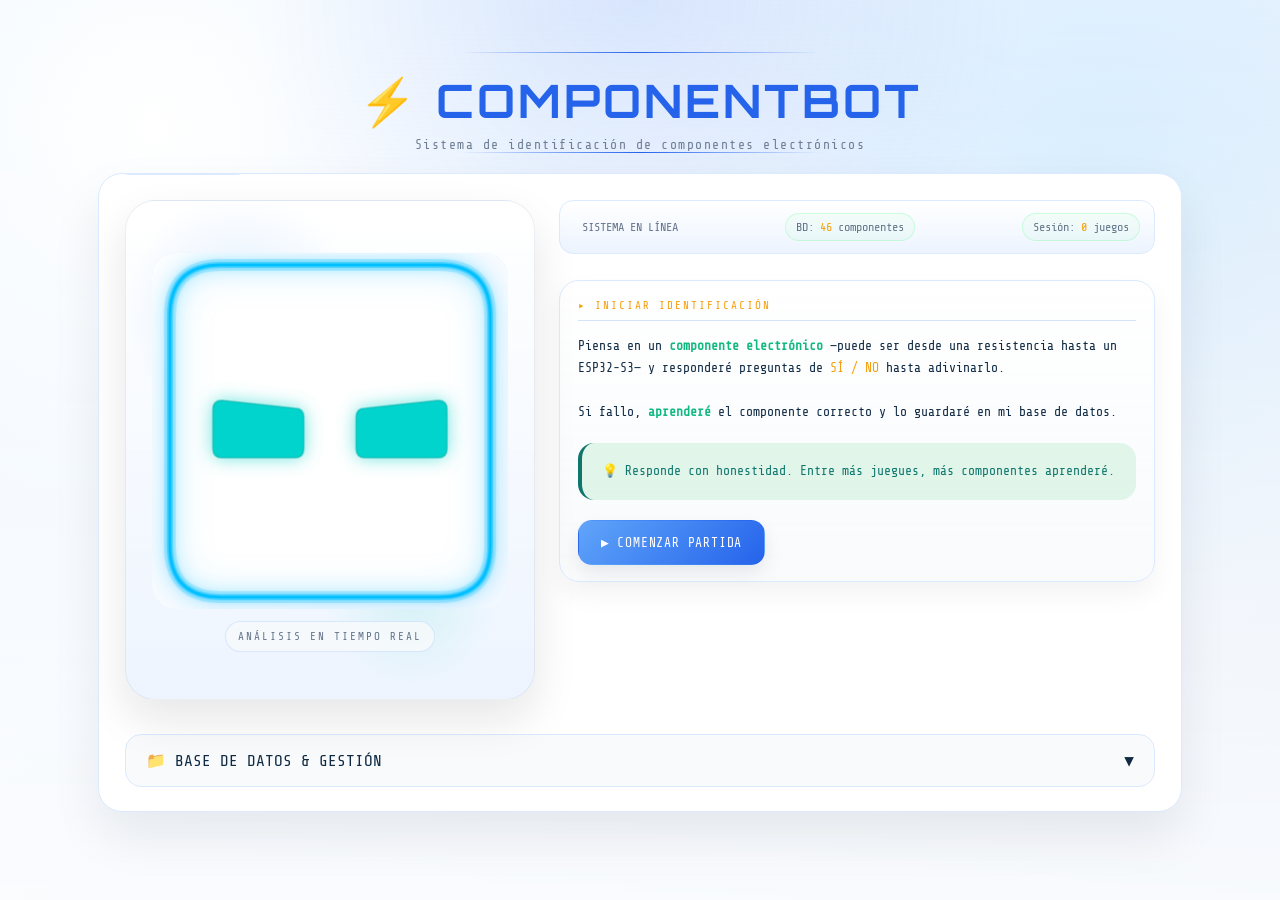
<file: index.html>
<!DOCTYPE html>
<html lang="es">
<head>
<meta charset="UTF-8">
<meta name="viewport" content="width=device-width, initial-scale=1.0">
<title>ComponentBot — Adivina el Componente</title>
<link href="https://fonts.googleapis.com/css2?family=Share+Tech+Mono&family=Orbitron:wght@400;700;900&display=swap" rel="stylesheet">
<link rel="stylesheet" href="styles.css">
</head>
<body>

<div class="container">

  <!-- HEADER -->
  <header>
    <div class="header-line"></div>
    <h1>⚡ COMPONENTBOT</h1>
    <div class="subtitle">Sistema de identificación de componentes electrónicos</div>
    <div class="header-line"></div>
  </header>

  <!-- MAIN GAME SCREEN -->
  <div class="screen fade-in" id="gameScreen" data-label="SESIÓN ACTIVA">
    <div class="screen-grid">
      <aside class="robot-panel" id="robotPanel">
        <canvas id="robotCanvas" width="360" height="360" class="robot-canvas"></canvas>
        <div class="robot-subtitle" id="robotSubMood">ANÁLISIS EN TIEMPO REAL</div>
        <div class="robot-label" id="robotMoodLabel">NEUTRAL</div>
      </aside>
      <div class="game-content">
        <div class="status-bar">
      <div><span class="status-dot"></span> SISTEMA EN LÍNEA</div>
      <div class="stat-chip">BD: <span id="dbCount">0</span> componentes</div>
      <div class="stat-chip">Sesión: <span id="sessionCount">0</span> juegos</div>
    </div>

    <!-- INTRO / START -->
    <div id="phaseIntro" class="phase-card fade-in">
      <div class="section-title">▸ INICIAR IDENTIFICACIÓN</div>
      <p style="font-size:13px; line-height:1.7; color:var(--text); margin-bottom:20px;">
        Piensa en un <strong style="color:var(--green)">componente electrónico</strong> —puede ser desde
        una resistencia hasta un ESP32-S3— y responderé preguntas de
        <span style="color:var(--amber)">SÍ / NO</span> hasta adivinarlo.<br><br>
        Si fallo, <strong style="color:var(--green)">aprenderé</strong> el componente correcto y lo guardaré
        en mi base de datos.
      </p>
      <div class="notice notice-info">
        💡 Responde con honestidad. Entre más juegues, más componentes aprenderé.
      </div>
      <div class="btn-row" style="margin-top:20px;">
        <button class="btn btn-primary" onclick="startGame()">▶ COMENZAR PARTIDA</button>
      </div>
    </div>

    <!-- QUESTION -->
    <div id="phaseQuestion" class="phase-card hidden fade-in">
      <div class="progress-container">
        <div class="progress-label">
          <span>PROCESO DE IDENTIFICACIÓN</span>
          <span id="progressPct">0%</span>
        </div>
        <div class="progress-track">
          <div class="progress-fill" id="progressFill" style="width:0%"></div>
        </div>
      </div>

      <div class="candidates-info">
        <span>Candidatos restantes:</span>
        <span class="candidates-count" id="candidatesCount">0</span>
        <span style="font-size:10px; opacity:0.6;">componentes posibles</span>
      </div>

      <div class="question-number" id="questionNumber">PREGUNTA 01</div>
      <div class="question-text" id="questionText">Cargando pregunta...</div>

      <div class="btn-row">
        <button class="btn btn-yes"     onclick="answer(true)">✔ SÍ</button>
        <button class="btn btn-no"      onclick="answer(false)">✖ NO</button>
        <button class="btn btn-maybe"   onclick="answer(null)">~ TAL VEZ</button>
        <button class="btn btn-unknown" onclick="answer('unknown')">— NO SÉ</button>
      </div>

      <div class="history-log" id="historyLog"></div>
    </div>

    <!-- GUESS -->
    <div id="phaseGuess" class="phase-card hidden fade-in">
      <div class="guess-reveal">
        <div class="guess-label">▸ MI DIAGNÓSTICO ES:</div>
        <span class="guess-icon" id="guessIcon">🔌</span>
        <div class="guess-name" id="guessName">—</div>
        <div class="guess-desc" id="guessDesc">—</div>
      </div>
      <div class="section-title">¿ES CORRECTO?</div>
      <div class="btn-row">
        <button class="btn btn-yes" onclick="confirmGuess(true)">✔ ¡SÍ, CORRECTO!</button>
        <button class="btn btn-no"  onclick="confirmGuess(false)">✖ NO, ES OTRO</button>
      </div>
    </div>

    <!-- CORRECT -->
    <div id="phaseCorrect" class="phase-card hidden fade-in">
      <div class="confetti-row">⚡🎯✅🔬⚡</div>
      <div class="result-correct">
        ¡IDENTIFICACIÓN EXITOSA!<br>
        <span style="font-size:13px; font-family:var(--mono); color:var(--text)">
          Aprendizaje confirmado.
        </span>
      </div>
      <div class="btn-row" style="margin-top:20px;">
        <button class="btn btn-primary" onclick="startGame()">▶ NUEVA PARTIDA</button>
      </div>
    </div>

    <!-- WRONG — Ask for correct component -->
    <div id="phaseWrong" class="phase-card hidden fade-in">
      <div class="result-wrong">⚠ IDENTIFICACIÓN FALLIDA</div>
      <div class="notice notice-warn" style="margin-top:16px;">
        Necesito aprender. ¿Cuál era el componente correcto?
      </div>
      <input type="text" id="correctComponentInput" class="input-field"
             placeholder="Ej: ATmega328, MOSFET IRF540, DHT22..."
             style="margin:12px 0;"
             onkeydown="if(event.key==='Enter') proceedWithCorrect()">
      <div class="btn-row">
        <button class="btn btn-amber" onclick="proceedWithCorrect()">▶ CONTINUAR</button>
        <button class="btn btn-secondary" onclick="startGame()">◀ CANCELAR</button>
      </div>
    </div>

    <!-- LEARN — Define new component attributes -->
    <div id="phaseLearn" class="phase-card hidden fade-in">
      <div class="section-title">📡 APRENDIZAJE DE NUEVO COMPONENTE</div>
      <p style="font-size:12px; color:var(--text); margin-bottom:4px;">
        Componente: <strong style="color:var(--amber)" id="learnComponentName">—</strong>
      </p>
      <p style="font-size:11px; color:var(--green2); margin-bottom:16px;">
        Marca las características que corresponden. Haz clic para alternar SÍ / NO.
      </p>
      <div class="learn-grid" id="learnGrid"></div>
      <div class="notice notice-info" id="learnNotice" style="display:none;"></div>
      <div class="btn-row" style="margin-top:16px;">
        <button class="btn btn-primary" onclick="saveLearnedComponent()">💾 GUARDAR EN BASE DE DATOS</button>
        <button class="btn btn-secondary" onclick="startGame()">✖ CANCELAR</button>
      </div>
      </div>
    </div><!-- /screen-grid -->

  </div><!-- /gameScreen -->

  <!-- DB PANEL -->
  <div class="db-panel">
    <div class="db-panel-header" onclick="toggleDBPanel()">
      <span>📁 BASE DE DATOS &amp; GESTIÓN</span>
      <span id="dbArrow">▼</span>
    </div>
    <div class="db-panel-body" id="dbPanelBody">
      <div class="db-stats">
        <div class="db-stat">
          <div class="db-stat-val" id="statTotal">0</div>
          <div class="db-stat-lbl">COMPONENTES</div>
        </div>
        <div class="db-stat">
          <div class="db-stat-val" id="statLearned">0</div>
          <div class="db-stat-lbl">APRENDIDOS</div>
        </div>
        <div class="db-stat">
          <div class="db-stat-val" id="statAttr">0</div>
          <div class="db-stat-lbl">ATRIBUTOS</div>
        </div>
        <div class="db-stat">
          <div class="db-stat-val" id="statGames">0</div>
          <div class="db-stat-lbl">PARTIDAS</div>
        </div>
        <div class="db-stat">
          <div class="db-stat-val" id="statTypes">0</div>
          <div class="db-stat-lbl">TIPOS</div>
        </div>
      </div>

      <div class="section-title">▸ TIPOS Y VARIEDAD</div>
      <div class="type-grid" id="typeVarietyGrid"></div>

      <div class="section-title">▸ COMPONENTES EN BD</div>
      <div class="db-subinfo" id="componentCoverage">Mostrando 0 de 0 componentes</div>
      <div class="component-grid" id="componentGrid"></div>

      <div class="section-title" style="margin-top:16px;">▸ ACCIONES</div>
      <div class="btn-row" style="flex-wrap:wrap;">
        <button class="btn btn-primary" onclick="exportDB()" style="flex:none; min-width:auto; padding:10px 16px; font-size:11px;">
          ⬇ EXPORTAR JSON
        </button>
        <label class="file-input-label" for="fileInput">⬆ IMPORTAR JSON</label>
        <input type="file" id="fileInput" accept=".json" onchange="importDB(event)">
        <button class="btn btn-danger" onclick="resetDB()" style="flex:none; min-width:auto; padding:10px 16px; font-size:11px;">
          ⚠ RESET TOTAL
        </button>
      </div>
      <div class="notice notice-warn" style="margin-top:12px;">
        ⚠ Exporta el JSON para guardar tu progreso. Al cerrar la página los datos persisten 
        en localStorage, pero el export JSON es la copia de seguridad definitiva.
      </div>
    </div>
  </div>

</div><!-- /container -->

<script src="app.js"></script>
</body>
</html>
</file>
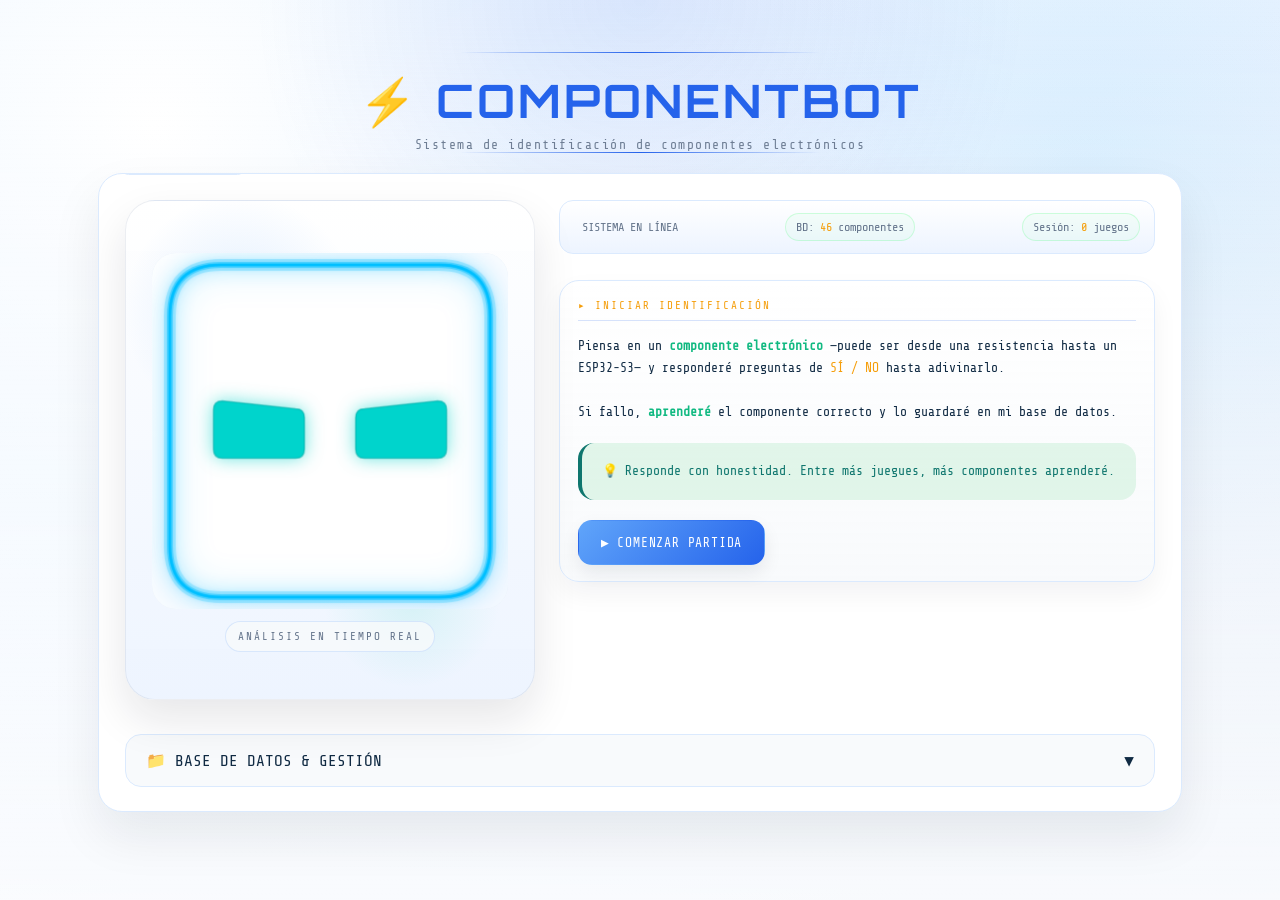
<file: componentbot.html>
<!DOCTYPE html>
<html lang="es">
<head>
<meta charset="UTF-8">
<meta name="viewport" content="width=device-width, initial-scale=1.0">
<title>ComponentBot — Adivina el Componente</title>
<link href="https://fonts.googleapis.com/css2?family=Share+Tech+Mono&family=Orbitron:wght@400;700;900&display=swap" rel="stylesheet">
<link rel="stylesheet" href="styles.css">
</head>
<body>

<div class="container">

  <!-- HEADER -->
  <header>
    <div class="header-line"></div>
    <h1>⚡ COMPONENTBOT</h1>
    <div class="subtitle">Sistema de identificación de componentes electrónicos</div>
    <div class="header-line"></div>
  </header>

  <!-- MAIN GAME SCREEN -->
  <div class="screen fade-in" id="gameScreen" data-label="SESIÓN ACTIVA">
    <div class="screen-grid">
      <aside class="robot-panel" id="robotPanel">
        <canvas id="robotCanvas" width="360" height="360" class="robot-canvas"></canvas>
        <div class="robot-subtitle" id="robotSubMood">ANÁLISIS EN TIEMPO REAL</div>
        <div class="robot-label" id="robotMoodLabel">NEUTRAL</div>
      </aside>
      <div class="game-content">
        <div class="status-bar">
      <div><span class="status-dot"></span> SISTEMA EN LÍNEA</div>
      <div class="stat-chip">BD: <span id="dbCount">0</span> componentes</div>
      <div class="stat-chip">Sesión: <span id="sessionCount">0</span> juegos</div>
    </div>

    <!-- INTRO / START -->
    <div id="phaseIntro" class="phase-card fade-in">
      <div class="section-title">▸ INICIAR IDENTIFICACIÓN</div>
      <p style="font-size:13px; line-height:1.7; color:var(--text); margin-bottom:20px;">
        Piensa en un <strong style="color:var(--green)">componente electrónico</strong> —puede ser desde
        una resistencia hasta un ESP32-S3— y responderé preguntas de
        <span style="color:var(--amber)">SÍ / NO</span> hasta adivinarlo.<br><br>
        Si fallo, <strong style="color:var(--green)">aprenderé</strong> el componente correcto y lo guardaré
        en mi base de datos.
      </p>
      <div class="notice notice-info">
        💡 Responde con honestidad. Entre más juegues, más componentes aprenderé.
      </div>
      <div class="btn-row" style="margin-top:20px;">
        <button class="btn btn-primary" onclick="startGame()">▶ COMENZAR PARTIDA</button>
      </div>
    </div>

    <!-- QUESTION -->
    <div id="phaseQuestion" class="phase-card hidden fade-in">
      <div class="progress-container">
        <div class="progress-label">
          <span>PROCESO DE IDENTIFICACIÓN</span>
          <span id="progressPct">0%</span>
        </div>
        <div class="progress-track">
          <div class="progress-fill" id="progressFill" style="width:0%"></div>
        </div>
      </div>

      <div class="candidates-info">
        <span>Candidatos restantes:</span>
        <span class="candidates-count" id="candidatesCount">0</span>
        <span style="font-size:10px; opacity:0.6;">componentes posibles</span>
      </div>

      <div class="question-number" id="questionNumber">PREGUNTA 01</div>
      <div class="question-text" id="questionText">Cargando pregunta...</div>

      <div class="btn-row">
        <button class="btn btn-yes"     onclick="answer(true)">✔ SÍ</button>
        <button class="btn btn-no"      onclick="answer(false)">✖ NO</button>
        <button class="btn btn-maybe"   onclick="answer(null)">~ TAL VEZ</button>
        <button class="btn btn-unknown" onclick="answer('unknown')">— NO SÉ</button>
      </div>

      <div class="history-log" id="historyLog"></div>
    </div>

    <!-- GUESS -->
    <div id="phaseGuess" class="phase-card hidden fade-in">
      <div class="guess-reveal">
        <div class="guess-label">▸ MI DIAGNÓSTICO ES:</div>
        <span class="guess-icon" id="guessIcon">🔌</span>
        <div class="guess-name" id="guessName">—</div>
        <div class="guess-desc" id="guessDesc">—</div>
      </div>
      <div class="section-title">¿ES CORRECTO?</div>
      <div class="btn-row">
        <button class="btn btn-yes" onclick="confirmGuess(true)">✔ ¡SÍ, CORRECTO!</button>
        <button class="btn btn-no"  onclick="confirmGuess(false)">✖ NO, ES OTRO</button>
      </div>
    </div>

    <!-- CORRECT -->
    <div id="phaseCorrect" class="phase-card hidden fade-in">
      <div class="confetti-row">⚡🎯✅🔬⚡</div>
      <div class="result-correct">
        ¡IDENTIFICACIÓN EXITOSA!<br>
        <span style="font-size:13px; font-family:var(--mono); color:var(--text)">
          Aprendizaje confirmado.
        </span>
      </div>
      <div class="btn-row" style="margin-top:20px;">
        <button class="btn btn-primary" onclick="startGame()">▶ NUEVA PARTIDA</button>
      </div>
    </div>

    <!-- WRONG — Ask for correct component -->
    <div id="phaseWrong" class="phase-card hidden fade-in">
      <div class="result-wrong">⚠ IDENTIFICACIÓN FALLIDA</div>
      <div class="notice notice-warn" style="margin-top:16px;">
        Necesito aprender. ¿Cuál era el componente correcto?
      </div>
      <input type="text" id="correctComponentInput" class="input-field"
             placeholder="Ej: ATmega328, MOSFET IRF540, DHT22..."
             style="margin:12px 0;"
             onkeydown="if(event.key==='Enter') proceedWithCorrect()">
      <div class="btn-row">
        <button class="btn btn-amber" onclick="proceedWithCorrect()">▶ CONTINUAR</button>
        <button class="btn btn-secondary" onclick="startGame()">◀ CANCELAR</button>
      </div>
    </div>

    <!-- LEARN — Define new component attributes -->
    <div id="phaseLearn" class="phase-card hidden fade-in">
      <div class="section-title">📡 APRENDIZAJE DE NUEVO COMPONENTE</div>
      <p style="font-size:12px; color:var(--text); margin-bottom:4px;">
        Componente: <strong style="color:var(--amber)" id="learnComponentName">—</strong>
      </p>
      <p style="font-size:11px; color:var(--green2); margin-bottom:16px;">
        Marca las características que corresponden. Haz clic para alternar SÍ / NO.
      </p>
      <div class="learn-grid" id="learnGrid"></div>
      <div class="notice notice-info" id="learnNotice" style="display:none;"></div>
      <div class="btn-row" style="margin-top:16px;">
        <button class="btn btn-primary" onclick="saveLearnedComponent()">💾 GUARDAR EN BASE DE DATOS</button>
        <button class="btn btn-secondary" onclick="startGame()">✖ CANCELAR</button>
      </div>
      </div>
    </div><!-- /screen-grid -->

  </div><!-- /gameScreen -->

  <!-- DB PANEL -->
  <div class="db-panel">
    <div class="db-panel-header" onclick="toggleDBPanel()">
      <span>📁 BASE DE DATOS &amp; GESTIÓN</span>
      <span id="dbArrow">▼</span>
    </div>
    <div class="db-panel-body" id="dbPanelBody">
      <div class="db-stats">
        <div class="db-stat">
          <div class="db-stat-val" id="statTotal">0</div>
          <div class="db-stat-lbl">COMPONENTES</div>
        </div>
        <div class="db-stat">
          <div class="db-stat-val" id="statLearned">0</div>
          <div class="db-stat-lbl">APRENDIDOS</div>
        </div>
        <div class="db-stat">
          <div class="db-stat-val" id="statAttr">0</div>
          <div class="db-stat-lbl">ATRIBUTOS</div>
        </div>
        <div class="db-stat">
          <div class="db-stat-val" id="statGames">0</div>
          <div class="db-stat-lbl">PARTIDAS</div>
        </div>
        <div class="db-stat">
          <div class="db-stat-val" id="statTypes">0</div>
          <div class="db-stat-lbl">TIPOS</div>
        </div>
      </div>

      <div class="section-title">▸ TIPOS Y VARIEDAD</div>
      <div class="type-grid" id="typeVarietyGrid"></div>

      <div class="section-title">▸ COMPONENTES EN BD</div>
      <div class="db-subinfo" id="componentCoverage">Mostrando 0 de 0 componentes</div>
      <div class="component-grid" id="componentGrid"></div>

      <div class="section-title" style="margin-top:16px;">▸ ACCIONES</div>
      <div class="btn-row" style="flex-wrap:wrap;">
        <button class="btn btn-primary" onclick="exportDB()" style="flex:none; min-width:auto; padding:10px 16px; font-size:11px;">
          ⬇ EXPORTAR JSON
        </button>
        <label class="file-input-label" for="fileInput">⬆ IMPORTAR JSON</label>
        <input type="file" id="fileInput" accept=".json" onchange="importDB(event)">
        <button class="btn btn-danger" onclick="resetDB()" style="flex:none; min-width:auto; padding:10px 16px; font-size:11px;">
          ⚠ RESET TOTAL
        </button>
      </div>
      <div class="notice notice-warn" style="margin-top:12px;">
        ⚠ Exporta el JSON para guardar tu progreso. Al cerrar la página los datos persisten 
        en localStorage, pero el export JSON es la copia de seguridad definitiva.
      </div>
    </div>
  </div>

</div><!-- /container -->

<script src="app.js"></script>
</body>
</html>
</file>
<file: styles.css>
:root {
  --bg: #f4f7fb;
  --bg2: #ffffff;
  --bg3: #e7edf5;
  --primary: #2563eb;
  --primary2: #60a5fa;
  --accent: #0f766e;
  --accent2: #22c55e;
  --green: #10b981;
  --green2: #34d399;
  --green3: #047857;
  --amber: #f59e0b;
  --amber2: #fbbf24;
  --dim: #e2e8f0;
  --warning: #f59e0b;
  --danger: #ef4444;
  --muted: #64748b;
  --text: #102a43;
  --surface: #ffffff;
  --surface2: #f8fafc;
  --surface3: #edf4ff;
  --border: #dbeafe;
  --shadow: rgba(15, 23, 42, 0.08);
  --mono: 'Share Tech Mono', monospace;
  --display: 'Orbitron', sans-serif;
}

* {
  box-sizing: border-box;
}

body {
  margin: 0;
  min-height: 100vh;
  font-family: var(--mono);
  color: var(--text);
  background: radial-gradient(circle at 12% 14%, #ffffff 0%, rgba(240, 248, 255, 0.88) 28%, transparent 54%),
              radial-gradient(circle at 85% 20%, rgba(125, 211, 252, 0.22), transparent 35%),
              linear-gradient(155deg, #f8fbff 0%, #eef4ff 40%, #e1eaf6 100%);
  overflow-x: hidden;
}

body::before,
body::after {
  content: '';
  position: fixed;
  inset: 0;
  pointer-events: none;
  z-index: 0;
}

body::before {
  background: radial-gradient(circle at top, rgba(37, 99, 235, 0.12), transparent 35%);
}

body::after {
  background: linear-gradient(180deg, transparent 0%, rgba(255, 255, 255, 0.75) 100%);
}

.container {
  position: relative;
  z-index: 1;
  width: min(100%, 1120px);
  margin: 0 auto;
  padding: 28px 18px 48px;
}

header {
  text-align: center;
  padding: 24px 0 20px;
}

.header-line {
  width: 80%;
  max-width: 360px;
  height: 1px;
  margin: 0 auto;
  background: linear-gradient(90deg, transparent, var(--primary), transparent);
}

h1 {
  margin: 18px auto 8px;
  font-family: var(--display);
  font-size: clamp(32px, 5vw, 46px);
  letter-spacing: 3px;
  color: var(--primary);
}

.subtitle {
  color: var(--muted);
  font-size: 13px;
  letter-spacing: 1.5px;
  opacity: 0.92;
}

.screen {
  position: relative;
  background: var(--surface);
  border: 1px solid var(--border);
  box-shadow: 0 24px 50px rgba(15, 23, 42, 0.08);
  border-radius: 24px;
  padding: 26px 26px 24px;
  overflow: hidden;
}

.screen-grid {
  display: grid;
  grid-template-columns: minmax(300px, 410px) minmax(0, 1fr);
  gap: 24px;
  align-items: start;
}

.game-content {
  display: flex;
  flex-direction: column;
  gap: 16px;
}

.robot-panel {
  position: relative;
  display: flex;
  flex-direction: column;
  align-items: center;
  justify-content: center;
  gap: 12px;
  padding: 26px 26px 22px;
  min-height: 500px;
  border-radius: 30px;
  background: linear-gradient(180deg, rgba(255, 255, 255, 0.94), rgba(237, 244, 255, 0.96));
  border: 1px solid rgba(148, 163, 184, 0.18);
  box-shadow: 0 20px 44px rgba(15, 23, 42, 0.1);
  overflow: hidden;
}

.robot-panel::before {
  content: '';
  position: absolute;
  inset: 0;
  background: radial-gradient(circle at 28% 22%, rgba(96, 165, 250, 0.18), transparent 24%),
              radial-gradient(circle at 70% 80%, rgba(45, 212, 191, 0.14), transparent 18%);
  pointer-events: none;
}


.robot-subtitle {
  font-size: 11px;
  letter-spacing: 2px;
  color: var(--muted);
  text-transform: uppercase;
  padding: 8px 12px;
  border: 1px solid rgba(59, 130, 246, 0.16);
  border-radius: 999px;
  background: rgba(248, 250, 252, 0.8);
}

.robot-panel > * {
  position: relative;
  z-index: 1;
}

.robot-canvas {
  width: 100%;
  max-width: 360px;
  height: auto;
  border-radius: 24px;
  background: #eef7ff;
  box-shadow: inset 0 0 0 1px rgba(148, 163, 184, 0.08);
}

.robot-label {
  display: none;
}

.phase-card {
  background: linear-gradient(180deg, rgba(255, 255, 255, 0.84), rgba(248, 250, 252, 0.95));
  border: 1px solid var(--border);
  border-radius: 20px;
  padding: 18px 18px 16px;
  box-shadow: 0 12px 26px rgba(15, 23, 42, 0.05);
}

.screen::before {
  content: attr(data-label);
  position: absolute;
  top: -14px;
  left: 22px;
  background: var(--surface);
  color: var(--primary);
  font-size: 11px;
  letter-spacing: 1.5px;
  padding: 0 12px;
  border: 1px solid var(--border);
  border-radius: 999px;
}

.status-bar,
.btn-row,
.learn-grid,
.db-stats,
.component-grid {
  display: flex;
}

.status-bar {
  flex-wrap: wrap;
  gap: 12px;
  justify-content: space-between;
  align-items: center;
  margin-bottom: 10px;
  padding: 12px 14px;
  border: 1px solid var(--border);
  border-radius: 14px;
  background: linear-gradient(180deg, #ffffff, var(--surface3));
  font-size: 12px;
  color: var(--muted);
}

.status-dot {
  width: 10px;
  height: 10px;
  border-radius: 50%;
  background: var(--accent);
  box-shadow: 0 0 12px rgba(34, 197, 94, 0.22);
  animation: pulse 1.8s infinite;
  margin-right: 8px;
}

@keyframes pulse {
  0%,100% { opacity: 1; transform: scale(1); }
  50% { opacity: 0.5; transform: scale(0.85); }
}

.stat-chip {
  display: inline-flex;
  align-items: center;
  gap: 6px;
  padding: 6px 10px;
  border-radius: 999px;
  border: 1px solid rgba(0, 255, 65, 0.16);
  background: rgba(0, 255, 65, 0.03);
}

.stat-chip span {
  color: var(--amber);
}

.section-title {
  display: flex;
  align-items: center;
  gap: 10px;
  margin-bottom: 14px;
  color: var(--amber);
  letter-spacing: 2px;
  font-size: 11px;
  text-transform: uppercase;
  border-bottom: 1px solid rgba(37, 99, 235, 0.18);
  padding-bottom: 8px;
}

.question-number {
  color: var(--amber);
  letter-spacing: 2px;
  font-size: 10px;
  margin-bottom: 10px;
}

.question-text {
  color: var(--green);
  font-size: clamp(15px, 2.3vw, 20px);
  line-height: 1.75;
  min-height: 74px;
  margin-bottom: 24px;
  text-shadow: 0 0 12px rgba(16, 185, 129, 0.18);
}

.typing-cursor {
  display: inline-block;
  width: 2px;
  height: 1em;
  background: var(--green);
  margin-left: 4px;
  animation: blink 1s infinite steps(2, start);
  vertical-align: text-bottom;
}

@keyframes blink {
  0%,49% { opacity: 1; }
  50%,100% { opacity: 0; }
}

.progress-container {
  margin-bottom: 22px;
}

.progress-label {
  display: flex;
  justify-content: space-between;
  align-items: center;
  font-size: 10px;
  letter-spacing: 1px;
  margin-bottom: 8px;
}

.progress-track {
  width: 100%;
  height: 5px;
  background: var(--dim);
  border-radius: 999px;
  overflow: hidden;
}

.progress-fill {
  height: 100%;
  width: 0;
  background: linear-gradient(90deg, var(--green3), var(--green));
  border-radius: 999px;
  box-shadow: 0 0 12px rgba(0, 255, 65, 0.35);
  transition: width 0.35s ease;
}

.candidates-info {
  display: inline-flex;
  align-items: center;
  gap: 10px;
  font-size: 11px;
  margin-bottom: 18px;
  padding: 8px 12px;
  border-left: 3px solid var(--green);
  background: rgba(0, 255, 65, 0.04);
}

.candidates-count {
  font-family: var(--display);
  color: var(--green);
  font-size: 16px;
}

.btn-row {
  gap: 12px;
  flex-wrap: wrap;
  display: flex;
  margin-top: 10px;
}

.btn {
  border: 1px solid var(--border);
  border-radius: 14px;
  padding: 14px 22px;
  font-family: var(--mono);
  font-size: 13px;
  cursor: pointer;
  letter-spacing: 0.8px;
  background: var(--surface2);
  color: var(--text);
  transition: transform 0.18s ease, box-shadow 0.18s ease, background 0.18s ease, border-color 0.18s ease;
  position: relative;
  box-shadow: 0 8px 18px rgba(15, 23, 42, 0.08);
}

.btn:hover {
  transform: translateY(-1px);
  box-shadow: 0 12px 24px rgba(15, 23, 42, 0.12);
}

.btn:active {
  transform: translateY(0);
}

.btn-yes {
  color: var(--accent);
  border-color: rgba(34, 197, 94, 0.18);
  background: rgba(34, 197, 94, 0.08);
}

.btn-no {
  color: var(--danger);
  border-color: rgba(239, 68, 68, 0.18);
  background: rgba(239, 68, 68, 0.08);
}

.btn-maybe {
  color: var(--warning);
  border-color: rgba(245, 158, 11, 0.18);
  background: rgba(245, 158, 11, 0.08);
}

.btn-unknown {
  color: var(--muted);
  border-color: rgba(99,102,241,0.08);
  background: rgba(99,102,241,0.04);
}

.btn-primary {
  background: linear-gradient(135deg, var(--primary2), var(--primary));
  color: #fff;
  border-color: transparent;
}

.btn-secondary {
  background: var(--surface2);
  color: var(--text);
}

.btn-amber {
  background: rgba(245, 158, 11, 0.1);
  color: var(--warning);
}

.btn-danger {
  color: var(--danger);
  border-color: rgba(239, 68, 68, 0.18);
  background: rgba(239, 68, 68, 0.08);
}

.btn:disabled {
  opacity: 0.55;
  cursor: not-allowed;
}

.input-field {
  width: 100%;
  background: var(--surface2);
  border: 1px solid var(--border);
  color: var(--text);
  padding: 14px 16px;
  border-radius: 12px;
  font-size: 14px;
  letter-spacing: 0.4px;
  outline: none;
}

.input-field:focus {
  border-color: var(--primary);
  box-shadow: 0 0 18px rgba(37, 99, 235, 0.16);
}

.guess-reveal {
  text-align: center;
  padding: 14px 0 10px;
}

.guess-label {
  color: var(--warning);
  letter-spacing: 1.5px;
  font-size: 11px;
  margin-bottom: 10px;
}

.guess-icon {
  display: block;
  font-size: 48px;
  margin-bottom: 10px;
}

.guess-name {
  font-family: var(--display);
  font-size: clamp(26px, 6vw, 38px);
  color: var(--primary);
  margin-bottom: 10px;
}

.guess-desc {
  color: var(--text);
  opacity: 0.86;
  font-size: 14px;
  line-height: 1.75;
}

.result-correct,
.result-wrong,
.notice {
  border-radius: 16px;
  padding: 18px 20px;
  line-height: 1.6;
}

.result-correct {
  background: rgba(34, 197, 94, 0.12);
  color: var(--accent);
  border: 1px solid rgba(34, 197, 94, 0.18);
}

.result-wrong {
  background: rgba(239, 68, 68, 0.12);
  color: var(--danger);
  border: 1px solid rgba(239, 68, 68, 0.18);
}

.notice {
  margin: 14px 0;
  font-size: 13px;
}

.notice-info {
  border-left: 4px solid var(--accent);
  background: rgba(34, 197, 94, 0.12);
  color: var(--accent);
}

.notice-warn {
  border-left: 4px solid var(--warning);
  background: rgba(245, 158, 11, 0.12);
  color: var(--warning);
}

.history-log {
  margin-top: 18px;
  max-height: 180px;
  overflow-y: auto;
  padding-right: 6px;
}

.log-entry {
  display: flex;
  justify-content: space-between;
  gap: 10px;
  padding: 6px 0;
  border-bottom: 1px solid rgba(0, 255, 65, 0.05);
  font-size: 11px;
}

.log-q {
  color: var(--green2);
  flex: 1;
}

.log-a.log-yes { color: var(--green); }
.log-a.log-no { color: var(--danger); }
.log-a.log-maybe { color: var(--amber); }
.log-a.log-unknown { color: var(--muted); }

.learn-grid {
  flex-wrap: wrap;
  gap: 10px;
}

.learn-attr {
  background: var(--dim);
  border: 1px solid rgba(0, 255, 65, 0.12);
  padding: 12px 14px;
  border-radius: 10px;
  width: calc(50% - 5px);
  min-width: 140px;
  cursor: pointer;
  display: flex;
  justify-content: space-between;
  align-items: center;
  transition: transform 0.18s ease, border-color 0.18s ease, background 0.18s ease;
}

.learn-attr:hover { transform: translateY(-1px); }

.learn-attr.active-yes {
  border-color: rgba(0, 255, 65, 0.34);
  background: rgba(0, 255, 65, 0.08);
}

.learn-attr.active-no {
  border-color: rgba(255, 77, 77, 0.34);
  background: rgba(255, 77, 77, 0.08);
}

.attr-label {
  font-size: 12px;
  line-height: 1.4;
}

.attr-toggle {
  font-size: 16px;
  min-width: 18px;
  text-align: center;
}

.db-panel {
  margin-top: 34px;
}

.db-panel-header {
  display: flex;
  justify-content: space-between;
  align-items: center;
  padding: 16px 20px;
  background: var(--surface2);
  border: 1px solid var(--border);
  border-radius: 16px;
  cursor: pointer;
}

.db-panel-body {
  margin-top: -1px;
  border: 1px solid var(--border);
  border-radius: 0 0 16px 16px;
  background: var(--surface2);
  padding: 20px;
  display: none;
}

.db-panel-body.open {
  display: block;
}

.db-stats {
  flex-wrap: wrap;
  gap: 14px;
  margin-bottom: 18px;
}

.db-stat {
  flex: 1 1 140px;
  background: #ffffff;
  border: 1px solid var(--border);
  border-radius: 16px;
  padding: 16px;
  text-align: center;
  box-shadow: 0 12px 28px rgba(15, 23, 42, 0.04);
}

.db-stat-val {
  font-family: var(--display);
  font-size: 24px;
  color: var(--primary);
}

.db-stat-lbl {
  margin-top: 6px;
  font-size: 11px;
  color: var(--muted);
  letter-spacing: 1px;
}

.db-subinfo {
  margin: -4px 0 10px;
  font-size: 11px;
  color: var(--muted);
  letter-spacing: 0.5px;
}

.component-grid {
  display: grid;
  grid-template-columns: repeat(auto-fit, minmax(260px, 1fr));
  gap: 12px;
  max-height: 420px;
  overflow-y: auto;
  margin-bottom: 18px;
}

.type-grid {
  display: grid;
  grid-template-columns: repeat(auto-fit, minmax(220px, 1fr));
  gap: 12px;
  margin-bottom: 18px;
}

.type-card {
  background: #ffffff;
  border: 1px solid var(--border);
  border-radius: 14px;
  padding: 12px;
  box-shadow: 0 8px 20px rgba(15, 23, 42, 0.04);
}

.type-head {
  display: flex;
  justify-content: space-between;
  align-items: center;
  margin-bottom: 10px;
}

.type-name {
  font-size: 12px;
  color: var(--text);
  letter-spacing: 0.5px;
  font-weight: 700;
}

.type-count {
  font-family: var(--display);
  font-size: 14px;
  color: var(--primary);
  border: 1px solid var(--border);
  border-radius: 999px;
  padding: 2px 8px;
  background: var(--surface3);
}

.type-chip-list {
  display: flex;
  flex-wrap: wrap;
  gap: 8px;
}

.type-chip {
  display: inline-flex;
  align-items: center;
  padding: 5px 9px;
  border-radius: 999px;
  border: 1px solid var(--border);
  background: var(--surface2);
  font-size: 11px;
  color: var(--muted);
  white-space: nowrap;
}

.type-chip-more {
  color: var(--primary);
  border-color: rgba(37, 99, 235, 0.26);
  background: rgba(37, 99, 235, 0.08);
}

.comp-chip {
  background: var(--surface2);
  border: 1px solid var(--border);
  padding: 12px;
  border-radius: 14px;
  font-size: 12px;
  white-space: normal;
  overflow: visible;
  text-overflow: clip;
}

.comp-head {
  display: flex;
  align-items: center;
  justify-content: space-between;
  gap: 8px;
  margin-bottom: 6px;
}

.comp-name {
  color: var(--text);
  font-weight: 700;
  font-size: 13px;
}

.comp-desc {
  color: var(--muted);
  font-size: 11px;
  line-height: 1.45;
  margin-bottom: 8px;
}

.comp-attrs {
  display: flex;
  flex-wrap: wrap;
  gap: 6px;
}

.comp-attr {
  display: inline-flex;
  align-items: center;
  padding: 3px 8px;
  border-radius: 999px;
  border: 1px solid var(--border);
  background: #ffffff;
  color: var(--muted);
  font-size: 10px;
}

.comp-attr-empty {
  color: var(--warning);
  border-color: rgba(245, 158, 11, 0.28);
  background: rgba(245, 158, 11, 0.08);
}

.comp-type {
  display: inline-flex;
  margin-left: 8px;
  padding: 2px 8px;
  border-radius: 999px;
  border: 1px solid rgba(37, 99, 235, 0.24);
  background: rgba(37, 99, 235, 0.08);
  color: var(--primary);
  font-size: 10px;
  letter-spacing: 0.3px;
}

.comp-chip.new-chip {
  border-color: rgba(245, 158, 11, 0.4);
  color: var(--warning);
}

.file-input-label {
  display: inline-flex;
  align-items: center;
  gap: 8px;
  padding: 12px 16px;
  border: 1px solid var(--border);
  color: var(--primary);
  cursor: pointer;
  border-radius: 14px;
  background: var(--surface2);
  font-size: 12px;
}

.file-input-label:hover {
  background: #eff6ff;
}

#fileInput {
  display: none;
}

.hidden {
  display: none !important;
}

.fade-in {
  animation: fadeIn 0.32s ease-out;
}

@keyframes fadeIn {
  from { opacity: 0; transform: translateY(8px); }
  to { opacity: 1; transform: translateY(0); }
}


.confetti-row {
  display: flex;
  justify-content: center;
  gap: 6px;
  margin-bottom: 12px;
  font-size: 20px;
}

@media (max-width: 900px) {
  .screen-grid { grid-template-columns: 1fr; }
  .robot-panel { min-height: 350px; }
}

@media (max-width: 720px) {
  .container { padding: 18px 14px 36px; }
  .screen { padding: 20px 14px 16px; }
  .phase-card { padding: 14px 12px; }
  .status-bar { padding: 10px; }
  .learn-attr { width: 100%; }
  .db-stat { flex: 1 1 100%; }
  .type-grid { grid-template-columns: 1fr; }
  .component-grid { grid-template-columns: 1fr; }
  .component-grid { max-height: 220px; }
}
</file>
